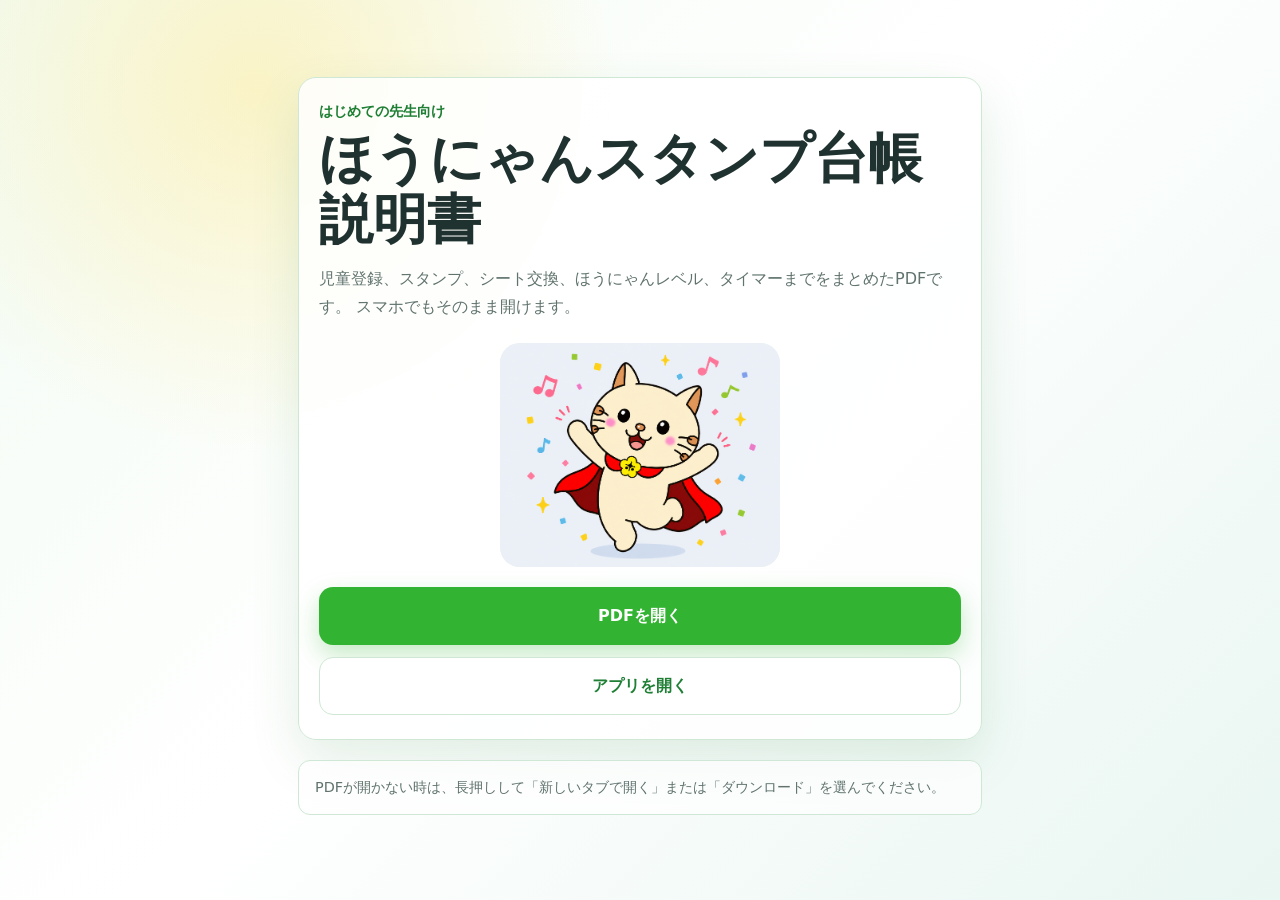
<file: manual/index.html>
<!doctype html>
<html lang="ja">
  <head>
    <meta charset="utf-8">
    <meta name="viewport" content="width=device-width, initial-scale=1">
    <title>ほうにゃんスタンプ台帳 説明書</title>
    <style>
      :root {
        color-scheme: light;
        --green: #32b331;
        --green-dark: #1f7f35;
        --ink: #20322f;
        --muted: #60736e;
        --line: #cfe8d5;
        --paper: #ffffff;
        --wash: #eef8ef;
      }

      * {
        box-sizing: border-box;
      }

      body {
        margin: 0;
        min-height: 100vh;
        font-family: system-ui, -apple-system, BlinkMacSystemFont, "Segoe UI", sans-serif;
        color: var(--ink);
        background:
          radial-gradient(circle at 20% 10%, rgba(255, 232, 139, 0.45), transparent 28%),
          linear-gradient(135deg, #f2fbf3 0%, #ffffff 48%, #e9f6f2 100%);
      }

      main {
        width: min(100%, 720px);
        min-height: 100vh;
        margin: 0 auto;
        padding: 28px 18px 36px;
        display: grid;
        align-content: center;
        gap: 20px;
      }

      .hero {
        background: rgba(255, 255, 255, 0.86);
        border: 1px solid var(--line);
        border-radius: 18px;
        padding: 24px 20px;
        box-shadow: 0 20px 50px rgba(31, 127, 53, 0.12);
      }

      .eyebrow {
        margin: 0 0 8px;
        color: var(--green-dark);
        font-weight: 800;
        font-size: 0.9rem;
      }

      h1 {
        margin: 0;
        font-size: clamp(1.9rem, 8vw, 3.4rem);
        line-height: 1.12;
        letter-spacing: 0;
      }

      .lead {
        margin: 14px 0 0;
        color: var(--muted);
        font-size: 1rem;
        line-height: 1.75;
      }

      .hounyan {
        width: min(72vw, 280px);
        display: block;
        margin: 22px auto 14px;
        border-radius: 20px;
        background: var(--wash);
      }

      .actions {
        display: grid;
        gap: 12px;
        margin-top: 20px;
      }

      a {
        color: inherit;
      }

      .button {
        display: flex;
        min-height: 58px;
        align-items: center;
        justify-content: center;
        border-radius: 14px;
        padding: 14px 18px;
        text-align: center;
        text-decoration: none;
        font-weight: 800;
        line-height: 1.3;
      }

      .button.primary {
        color: #fff;
        background: var(--green);
        box-shadow: 0 10px 24px rgba(50, 179, 49, 0.28);
      }

      .button.secondary {
        color: var(--green-dark);
        background: #fff;
        border: 1px solid var(--line);
      }

      .note {
        margin: 0;
        padding: 14px 16px;
        border: 1px solid var(--line);
        border-radius: 12px;
        color: var(--muted);
        background: rgba(255, 255, 255, 0.72);
        font-size: 0.9rem;
        line-height: 1.7;
      }
    </style>
  </head>
  <body>
    <main>
      <section class="hero" aria-labelledby="title">
        <p class="eyebrow">はじめての先生向け</p>
        <h1 id="title">ほうにゃんスタンプ台帳 説明書</h1>
        <p class="lead">
          児童登録、スタンプ、シート交換、ほうにゃんレベル、タイマーまでをまとめたPDFです。
          スマホでもそのまま開けます。
        </p>
        <img class="hounyan" src="../assets/hounyan-home.png" alt="ほうにゃん">
        <div class="actions">
          <a class="button primary" href="hounyan-stamp-manual.pdf">PDFを開く</a>
          <a class="button secondary" href="../">アプリを開く</a>
        </div>
      </section>
      <p class="note">
        PDFが開かない時は、長押しして「新しいタブで開く」または「ダウンロード」を選んでください。
      </p>
    </main>
  </body>
</html>
</file>
